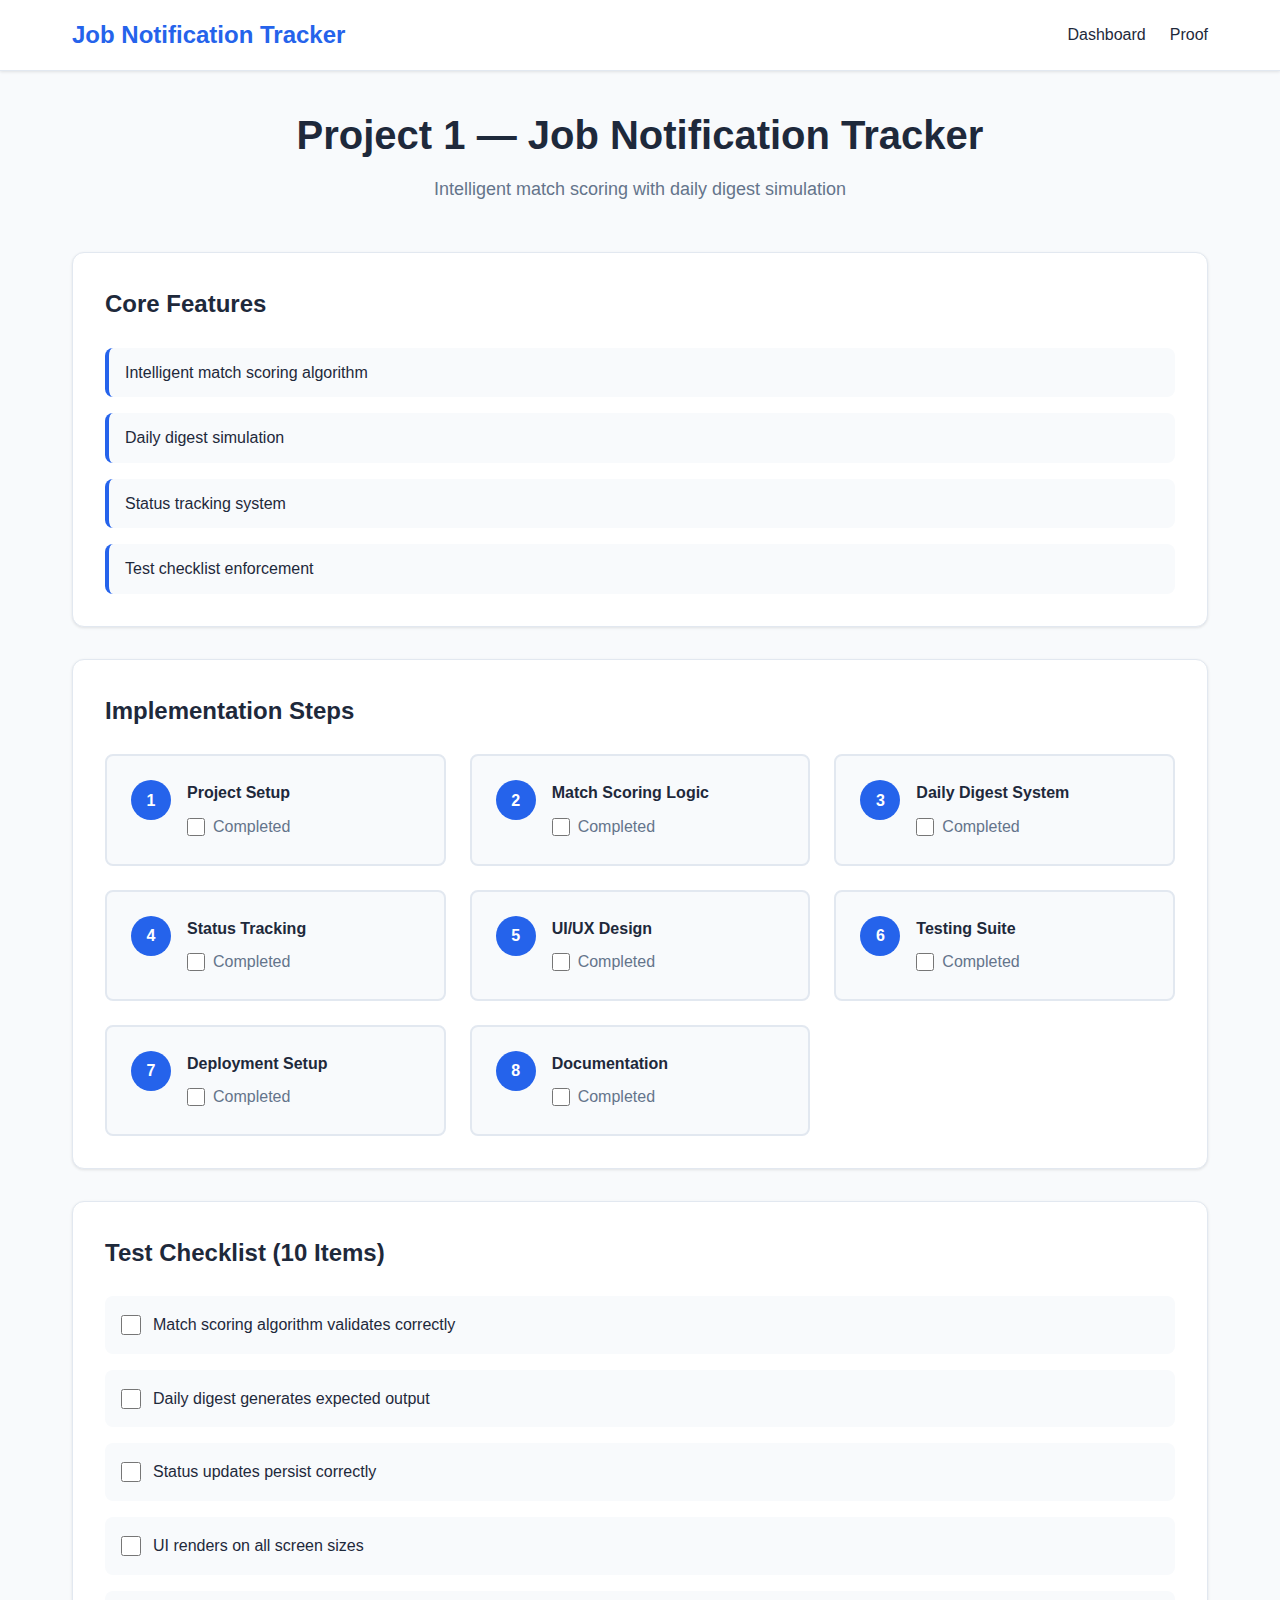
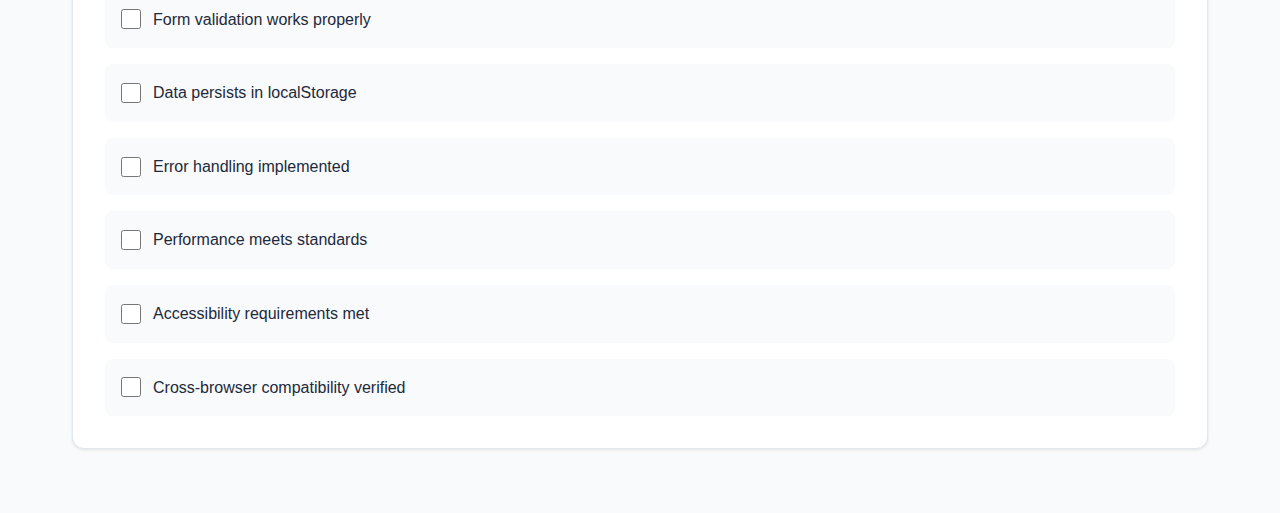
<file: index.html>
<!DOCTYPE html>
<html lang="en">
<head>
    <meta charset="UTF-8">
    <meta name="viewport" content="width=device-width, initial-scale=1.0">
    <title>Job Notification Tracker</title>
    <link rel="stylesheet" href="styles.css">
</head>
<body>
    <nav class="nav">
        <div class="nav-container">
            <h1 class="nav-title">Job Notification Tracker</h1>
            <div class="nav-links">
                <a href="index.html" class="nav-link">Dashboard</a>
                <a href="proof.html" class="nav-link">Proof</a>
            </div>
        </div>
    </nav>

    <main class="container">
        <section class="hero">
            <h2>Project 1 — Job Notification Tracker</h2>
            <p class="subtitle">Intelligent match scoring with daily digest simulation</p>
        </section>

        <section class="card">
            <h3>Core Features</h3>
            <ul class="feature-list">
                <li>Intelligent match scoring algorithm</li>
                <li>Daily digest simulation</li>
                <li>Status tracking system</li>
                <li>Test checklist enforcement</li>
            </ul>
        </section>

        <section class="card">
            <h3>Implementation Steps</h3>
            <div class="steps-grid">
                <div class="step-item" data-step="1">
                    <div class="step-number">1</div>
                    <div class="step-content">
                        <h4>Project Setup</h4>
                        <label class="checkbox-label">
                            <input type="checkbox" class="step-checkbox" data-step="1">
                            <span>Completed</span>
                        </label>
                    </div>
                </div>
                <div class="step-item" data-step="2">
                    <div class="step-number">2</div>
                    <div class="step-content">
                        <h4>Match Scoring Logic</h4>
                        <label class="checkbox-label">
                            <input type="checkbox" class="step-checkbox" data-step="2">
                            <span>Completed</span>
                        </label>
                    </div>
                </div>
                <div class="step-item" data-step="3">
                    <div class="step-number">3</div>
                    <div class="step-content">
                        <h4>Daily Digest System</h4>
                        <label class="checkbox-label">
                            <input type="checkbox" class="step-checkbox" data-step="3">
                            <span>Completed</span>
                        </label>
                    </div>
                </div>
                <div class="step-item" data-step="4">
                    <div class="step-number">4</div>
                    <div class="step-content">
                        <h4>Status Tracking</h4>
                        <label class="checkbox-label">
                            <input type="checkbox" class="step-checkbox" data-step="4">
                            <span>Completed</span>
                        </label>
                    </div>
                </div>
                <div class="step-item" data-step="5">
                    <div class="step-number">5</div>
                    <div class="step-content">
                        <h4>UI/UX Design</h4>
                        <label class="checkbox-label">
                            <input type="checkbox" class="step-checkbox" data-step="5">
                            <span>Completed</span>
                        </label>
                    </div>
                </div>
                <div class="step-item" data-step="6">
                    <div class="step-number">6</div>
                    <div class="step-content">
                        <h4>Testing Suite</h4>
                        <label class="checkbox-label">
                            <input type="checkbox" class="step-checkbox" data-step="6">
                            <span>Completed</span>
                        </label>
                    </div>
                </div>
                <div class="step-item" data-step="7">
                    <div class="step-number">7</div>
                    <div class="step-content">
                        <h4>Deployment Setup</h4>
                        <label class="checkbox-label">
                            <input type="checkbox" class="step-checkbox" data-step="7">
                            <span>Completed</span>
                        </label>
                    </div>
                </div>
                <div class="step-item" data-step="8">
                    <div class="step-number">8</div>
                    <div class="step-content">
                        <h4>Documentation</h4>
                        <label class="checkbox-label">
                            <input type="checkbox" class="step-checkbox" data-step="8">
                            <span>Completed</span>
                        </label>
                    </div>
                </div>
            </div>
        </section>

        <section class="card">
            <h3>Test Checklist (10 Items)</h3>
            <div class="test-checklist">
                <label class="test-item">
                    <input type="checkbox" class="test-checkbox" data-test="1">
                    <span>Match scoring algorithm validates correctly</span>
                </label>
                <label class="test-item">
                    <input type="checkbox" class="test-checkbox" data-test="2">
                    <span>Daily digest generates expected output</span>
                </label>
                <label class="test-item">
                    <input type="checkbox" class="test-checkbox" data-test="3">
                    <span>Status updates persist correctly</span>
                </label>
                <label class="test-item">
                    <input type="checkbox" class="test-checkbox" data-test="4">
                    <span>UI renders on all screen sizes</span>
                </label>
                <label class="test-item">
                    <input type="checkbox" class="test-checkbox" data-test="5">
                    <span>Form validation works properly</span>
                </label>
                <label class="test-item">
                    <input type="checkbox" class="test-checkbox" data-test="6">
                    <span>Data persists in localStorage</span>
                </label>
                <label class="test-item">
                    <input type="checkbox" class="test-checkbox" data-test="7">
                    <span>Error handling implemented</span>
                </label>
                <label class="test-item">
                    <input type="checkbox" class="test-checkbox" data-test="8">
                    <span>Performance meets standards</span>
                </label>
                <label class="test-item">
                    <input type="checkbox" class="test-checkbox" data-test="9">
                    <span>Accessibility requirements met</span>
                </label>
                <label class="test-item">
                    <input type="checkbox" class="test-checkbox" data-test="10">
                    <span>Cross-browser compatibility verified</span>
                </label>
            </div>
        </section>
    </main>

    <script src="app.js"></script>
</body>
</html>
</file>
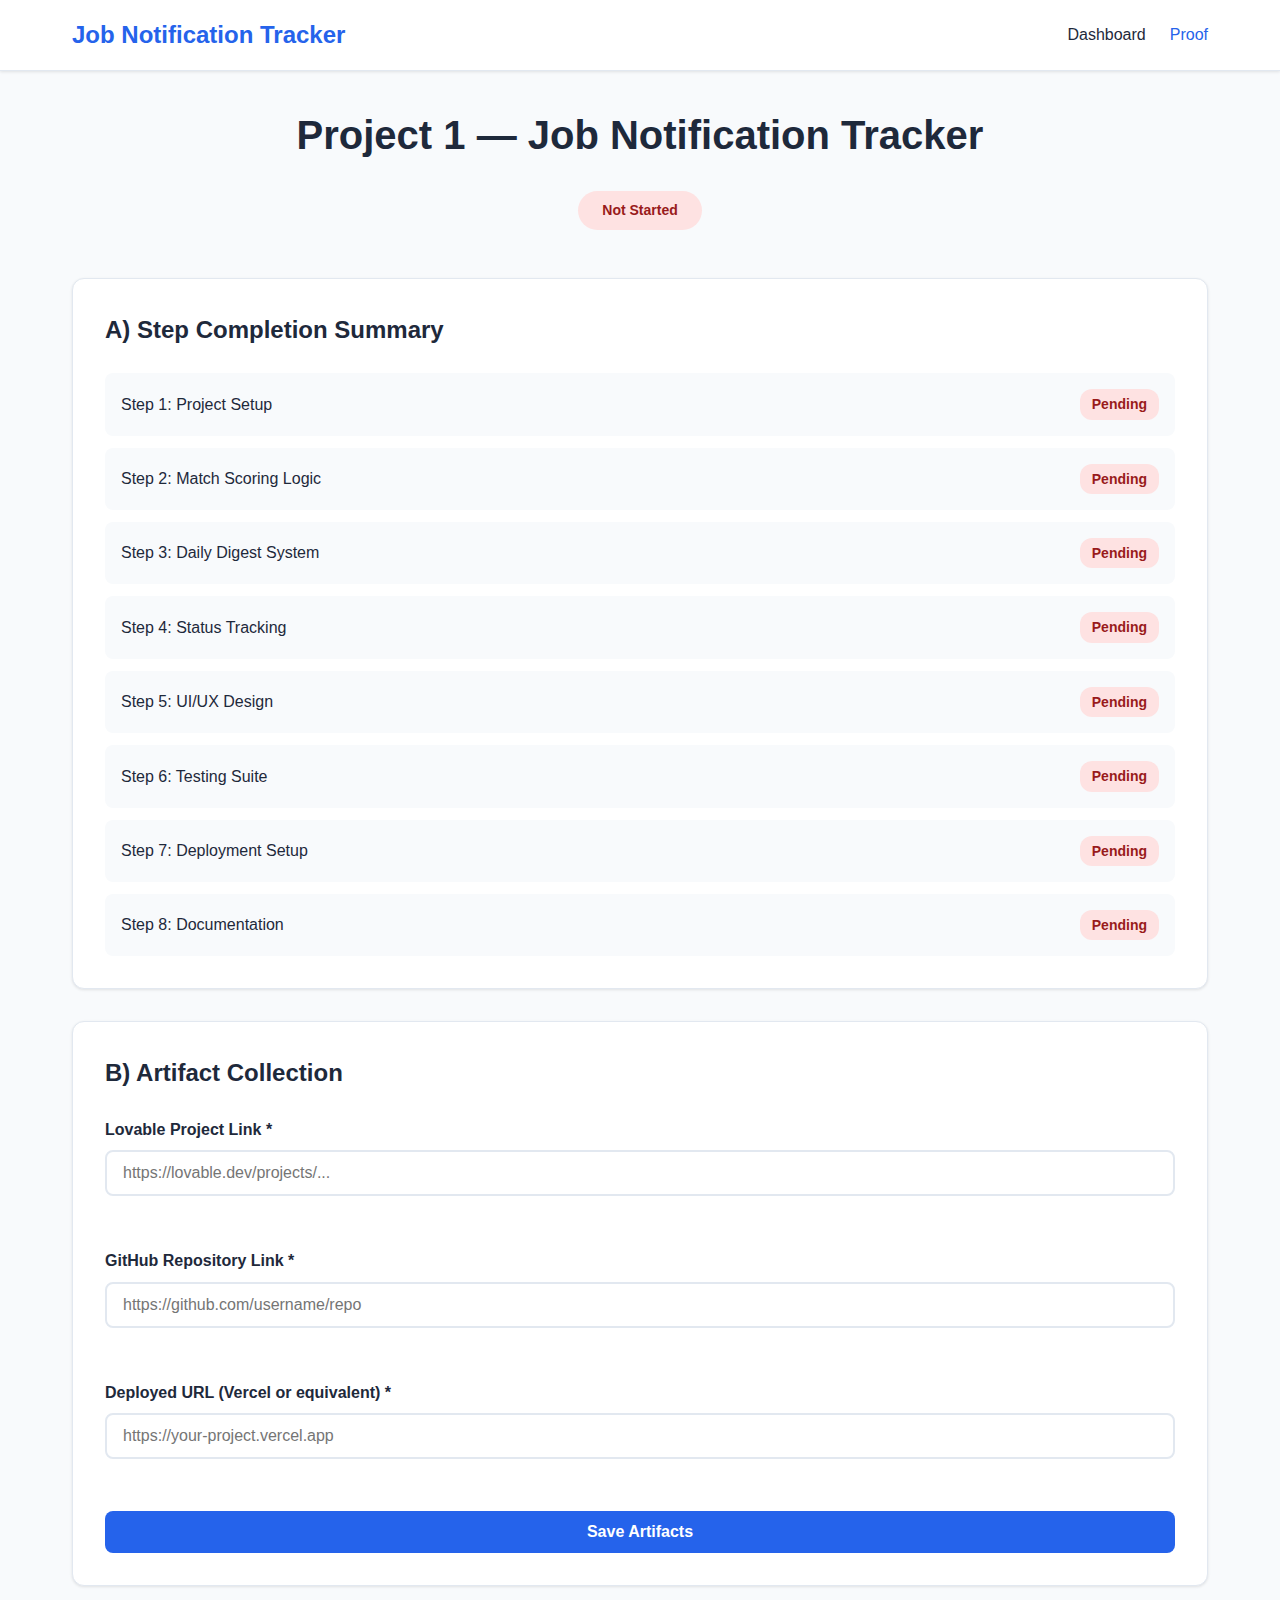
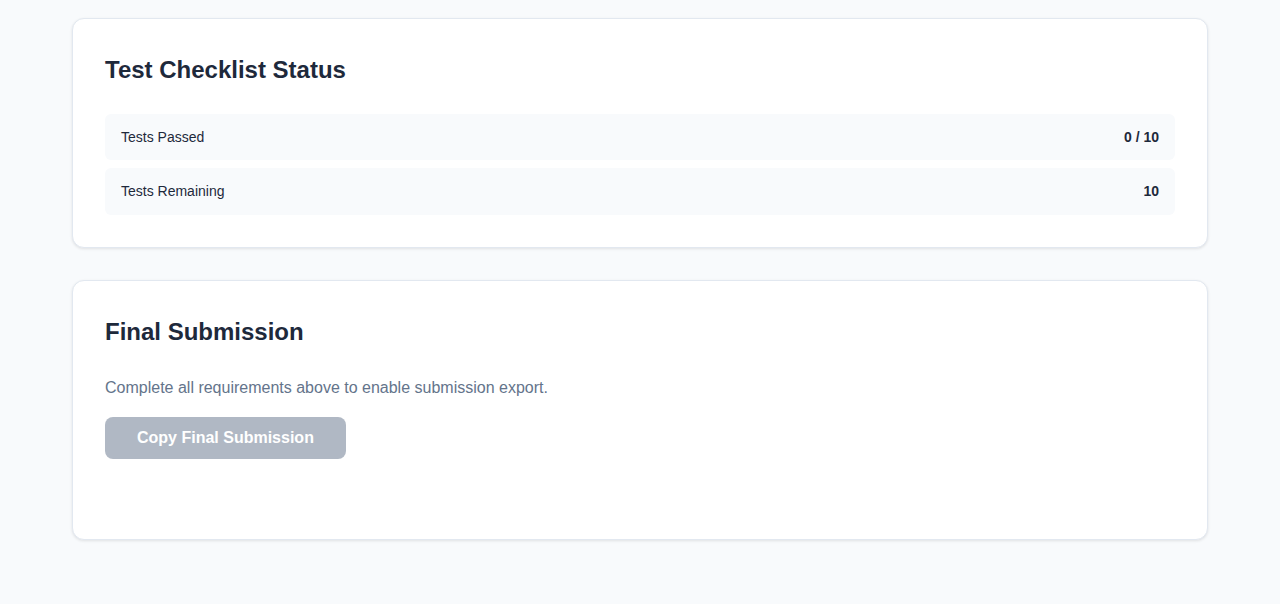
<file: proof.html>
<!DOCTYPE html>
<html lang="en">
<head>
    <meta charset="UTF-8">
    <meta name="viewport" content="width=device-width, initial-scale=1.0">
    <title>Proof & Submission - Job Notification Tracker</title>
    <link rel="stylesheet" href="styles.css">
</head>
<body>
    <nav class="nav">
        <div class="nav-container">
            <h1 class="nav-title">Job Notification Tracker</h1>
            <div class="nav-links">
                <a href="index.html" class="nav-link">Dashboard</a>
                <a href="proof.html" class="nav-link active">Proof</a>
            </div>
        </div>
    </nav>

    <main class="container">
        <section class="hero">
            <h2>Project 1 — Job Notification Tracker</h2>
            <div class="status-badge" id="statusBadge">Not Started</div>
        </section>

        <section class="card">
            <h3>A) Step Completion Summary</h3>
            <div class="completion-summary" id="completionSummary">
                <!-- Populated by JavaScript -->
            </div>
        </section>

        <section class="card">
            <h3>B) Artifact Collection</h3>
            <form id="artifactForm" class="artifact-form">
                <div class="form-group">
                    <label for="lovableLink">Lovable Project Link *</label>
                    <input 
                        type="url" 
                        id="lovableLink" 
                        placeholder="https://lovable.dev/projects/..." 
                        required
                    >
                    <span class="error-message" id="lovableError"></span>
                </div>

                <div class="form-group">
                    <label for="githubLink">GitHub Repository Link *</label>
                    <input 
                        type="url" 
                        id="githubLink" 
                        placeholder="https://github.com/username/repo" 
                        required
                    >
                    <span class="error-message" id="githubError"></span>
                </div>

                <div class="form-group">
                    <label for="deployedLink">Deployed URL (Vercel or equivalent) *</label>
                    <input 
                        type="url" 
                        id="deployedLink" 
                        placeholder="https://your-project.vercel.app" 
                        required
                    >
                    <span class="error-message" id="deployedError"></span>
                </div>

                <button type="submit" class="btn btn-primary">Save Artifacts</button>
            </form>
        </section>

        <section class="card">
            <h3>Test Checklist Status</h3>
            <div class="test-status" id="testStatus">
                <!-- Populated by JavaScript -->
            </div>
        </section>

        <section class="card">
            <h3>Final Submission</h3>
            <p class="info-text">Complete all requirements above to enable submission export.</p>
            <button id="copySubmission" class="btn btn-secondary" disabled>Copy Final Submission</button>
            <div id="submissionMessage" class="submission-message"></div>
        </section>
    </main>

    <script src="proof.js"></script>
</body>
</html>
</file>
<file: styles.css>
* {
    margin: 0;
    padding: 0;
    box-sizing: border-box;
}

:root {
    --primary: #2563eb;
    --primary-dark: #1e40af;
    --secondary: #64748b;
    --success: #10b981;
    --warning: #f59e0b;
    --danger: #ef4444;
    --bg: #f8fafc;
    --card-bg: #ffffff;
    --text: #1e293b;
    --text-light: #64748b;
    --border: #e2e8f0;
    --shadow: 0 1px 3px rgba(0, 0, 0, 0.1);
    --shadow-lg: 0 10px 15px -3px rgba(0, 0, 0, 0.1);
}

body {
    font-family: -apple-system, BlinkMacSystemFont, 'Segoe UI', Roboto, Oxygen, Ubuntu, Cantarell, sans-serif;
    background: var(--bg);
    color: var(--text);
    line-height: 1.6;
}

.nav {
    background: var(--card-bg);
    border-bottom: 1px solid var(--border);
    padding: 1rem 0;
    box-shadow: var(--shadow);
}

.nav-container {
    max-width: 1200px;
    margin: 0 auto;
    padding: 0 2rem;
    display: flex;
    justify-content: space-between;
    align-items: center;
}

.nav-title {
    font-size: 1.5rem;
    font-weight: 600;
    color: var(--primary);
}

.nav-links {
    display: flex;
    gap: 1.5rem;
}

.nav-link {
    color: var(--text);
    text-decoration: none;
    font-weight: 500;
    transition: color 0.2s;
}

.nav-link:hover,
.nav-link.active {
    color: var(--primary);
}

.container {
    max-width: 1200px;
    margin: 0 auto;
    padding: 2rem;
}

.hero {
    text-align: center;
    margin-bottom: 3rem;
}

.hero h2 {
    font-size: 2.5rem;
    margin-bottom: 0.5rem;
    color: var(--text);
}

.subtitle {
    font-size: 1.125rem;
    color: var(--text-light);
}

.card {
    background: var(--card-bg);
    border-radius: 12px;
    padding: 2rem;
    margin-bottom: 2rem;
    box-shadow: var(--shadow);
    border: 1px solid var(--border);
}

.card h3 {
    font-size: 1.5rem;
    margin-bottom: 1.5rem;
    color: var(--text);
}

.feature-list {
    list-style: none;
    display: grid;
    gap: 1rem;
}

.feature-list li {
    padding: 0.75rem 1rem;
    background: var(--bg);
    border-radius: 8px;
    border-left: 4px solid var(--primary);
}

.steps-grid {
    display: grid;
    grid-template-columns: repeat(auto-fit, minmax(280px, 1fr));
    gap: 1.5rem;
}

.step-item {
    display: flex;
    gap: 1rem;
    padding: 1.5rem;
    background: var(--bg);
    border-radius: 8px;
    border: 2px solid var(--border);
    transition: all 0.2s;
}

.step-item:hover {
    border-color: var(--primary);
    box-shadow: var(--shadow-lg);
}

.step-number {
    width: 40px;
    height: 40px;
    background: var(--primary);
    color: white;
    border-radius: 50%;
    display: flex;
    align-items: center;
    justify-content: center;
    font-weight: 600;
    flex-shrink: 0;
}

.step-content {
    flex: 1;
}

.step-content h4 {
    margin-bottom: 0.5rem;
    color: var(--text);
}

.checkbox-label {
    display: flex;
    align-items: center;
    gap: 0.5rem;
    cursor: pointer;
    color: var(--text-light);
}

.checkbox-label input[type="checkbox"] {
    width: 18px;
    height: 18px;
    cursor: pointer;
}

.test-checklist {
    display: grid;
    gap: 1rem;
}

.test-item {
    display: flex;
    align-items: center;
    gap: 0.75rem;
    padding: 1rem;
    background: var(--bg);
    border-radius: 8px;
    cursor: pointer;
    transition: background 0.2s;
}

.test-item:hover {
    background: #e2e8f0;
}

.test-item input[type="checkbox"] {
    width: 20px;
    height: 20px;
    cursor: pointer;
}

.status-badge {
    display: inline-block;
    padding: 0.5rem 1.5rem;
    border-radius: 20px;
    font-weight: 600;
    font-size: 0.875rem;
    margin-top: 1rem;
}

.status-badge.not-started {
    background: #fee2e2;
    color: #991b1b;
}

.status-badge.in-progress {
    background: #fef3c7;
    color: #92400e;
}

.status-badge.shipped {
    background: #d1fae5;
    color: #065f46;
}

.completion-summary {
    display: grid;
    gap: 0.75rem;
}

.summary-item {
    display: flex;
    justify-content: space-between;
    align-items: center;
    padding: 1rem;
    background: var(--bg);
    border-radius: 8px;
}

.summary-status {
    font-weight: 600;
    padding: 0.25rem 0.75rem;
    border-radius: 12px;
    font-size: 0.875rem;
}

.summary-status.completed {
    background: #d1fae5;
    color: #065f46;
}

.summary-status.pending {
    background: #fee2e2;
    color: #991b1b;
}

.artifact-form {
    display: grid;
    gap: 1.5rem;
}

.form-group {
    display: grid;
    gap: 0.5rem;
}

.form-group label {
    font-weight: 600;
    color: var(--text);
}

.form-group input {
    padding: 0.75rem 1rem;
    border: 2px solid var(--border);
    border-radius: 8px;
    font-size: 1rem;
    transition: border-color 0.2s;
}

.form-group input:focus {
    outline: none;
    border-color: var(--primary);
}

.form-group input.error {
    border-color: var(--danger);
}

.error-message {
    color: var(--danger);
    font-size: 0.875rem;
    min-height: 1.25rem;
}

.btn {
    padding: 0.75rem 2rem;
    border: none;
    border-radius: 8px;
    font-size: 1rem;
    font-weight: 600;
    cursor: pointer;
    transition: all 0.2s;
}

.btn-primary {
    background: var(--primary);
    color: white;
}

.btn-primary:hover:not(:disabled) {
    background: var(--primary-dark);
}

.btn-secondary {
    background: var(--secondary);
    color: white;
}

.btn-secondary:hover:not(:disabled) {
    background: #475569;
}

.btn:disabled {
    opacity: 0.5;
    cursor: not-allowed;
}

.test-status {
    display: grid;
    gap: 0.5rem;
}

.test-status-item {
    display: flex;
    justify-content: space-between;
    padding: 0.75rem 1rem;
    background: var(--bg);
    border-radius: 6px;
    font-size: 0.875rem;
}

.info-text {
    color: var(--text-light);
    margin-bottom: 1rem;
}

.submission-message {
    margin-top: 1rem;
    padding: 1rem;
    border-radius: 8px;
    text-align: center;
    font-weight: 600;
}

.submission-message.success {
    background: #d1fae5;
    color: #065f46;
}

.submission-message.copied {
    background: #dbeafe;
    color: #1e40af;
}

@media (max-width: 768px) {
    .nav-container {
        flex-direction: column;
        gap: 1rem;
    }

    .hero h2 {
        font-size: 2rem;
    }

    .steps-grid {
        grid-template-columns: 1fr;
    }

    .container {
        padding: 1rem;
    }
}
</file>
